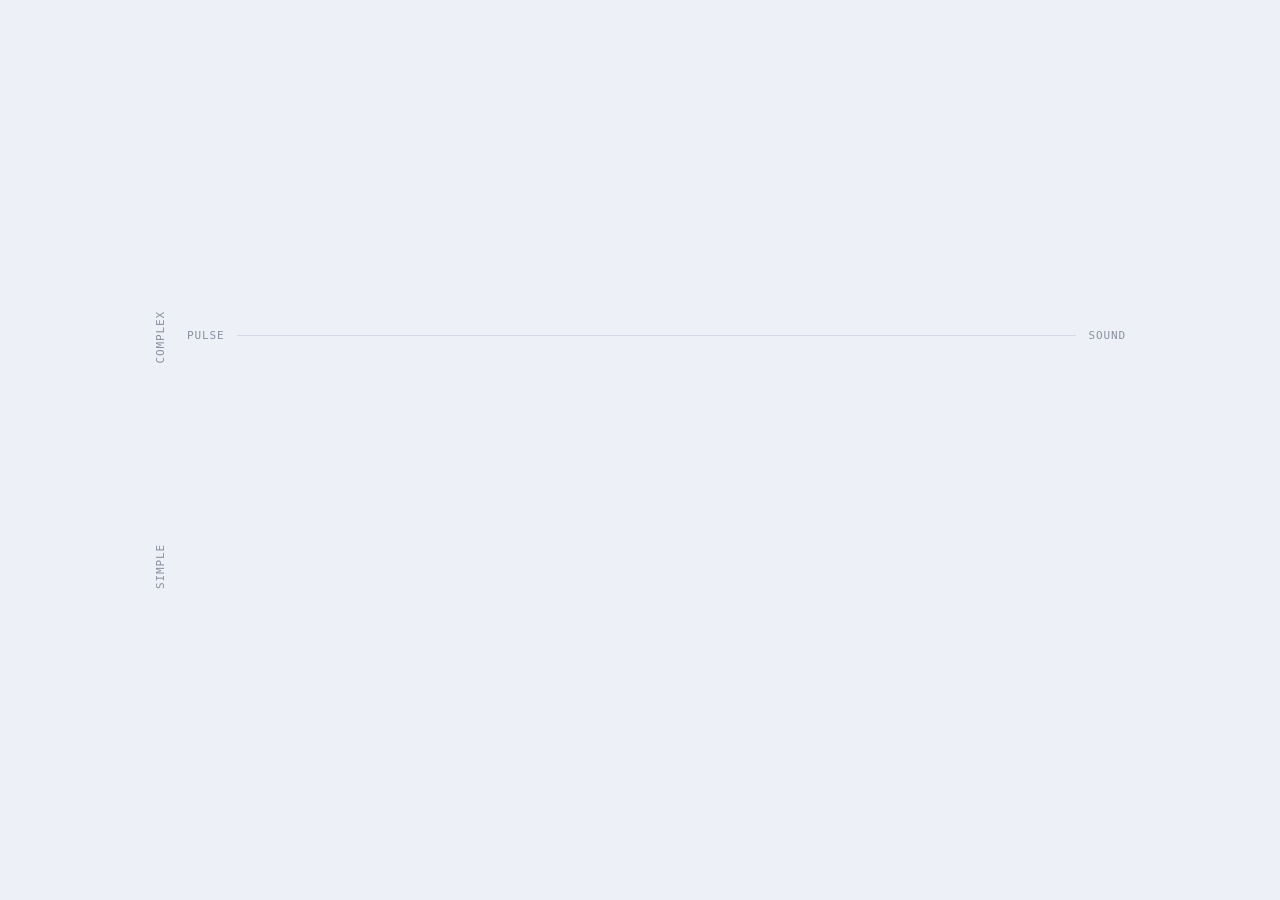
<file: index.html>
<!doctype html>
<html lang="en">
<head>
<meta charset="utf-8">
<meta name="viewport" content="width=device-width, initial-scale=1">
<title>Elements of Music — Simple to Complex</title>
<link rel="stylesheet" href="styles.css">
</head>
<body>

<div class="stage">
  <div class="y-axis">
    <span class="axis-label">Complex</span>
    <span class="axis-track" id="axis-track"></span>
    <span class="axis-label">Simple</span>
  </div>

  <div class="stack">
    <main class="pyramid" id="pyramid"></main>

    <div class="col-key">
      <span>Pulse</span>
      <span class="axis-line"></span>
      <span>Sound</span>
    </div>
  </div>
</div>

<script src="data.js"></script>
<script src="script.js"></script>
</body>
</html>
</file>
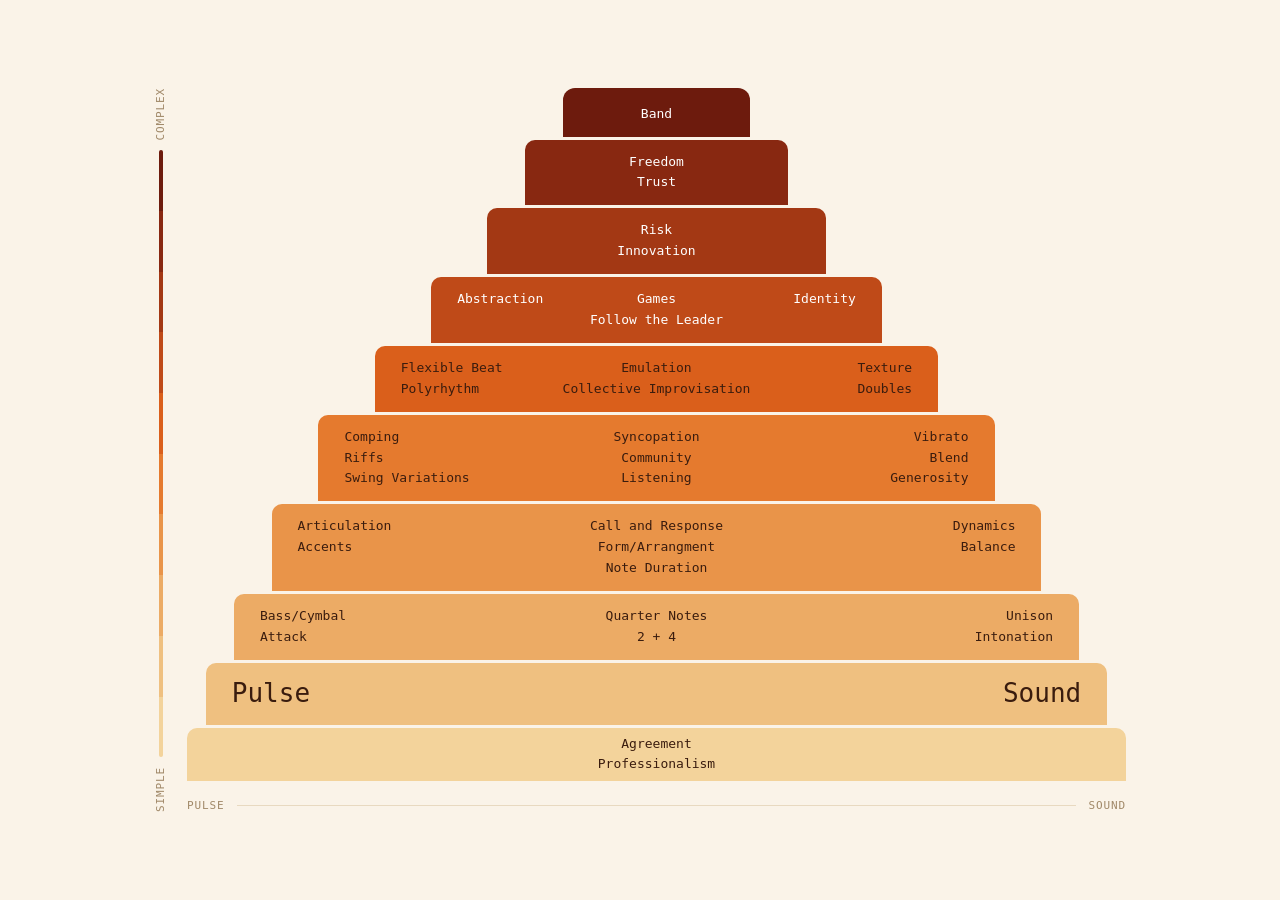
<file: ensemble.html>
<!doctype html>
<html lang="en">
<head>
<meta charset="utf-8">
<meta name="viewport" content="width=device-width, initial-scale=1">
<title>Elements of Music — Ensemble Playing</title>
<link rel="stylesheet" href="styles.css">
</head>
<body data-palette="ember">

<div class="stage">
  <div class="y-axis">
    <span class="axis-label">Complex</span>
    <span class="axis-track" id="axis-track"></span>
    <span class="axis-label">Simple</span>
  </div>

  <div class="stack">
    <main class="pyramid" id="pyramid"></main>

    <div class="col-key">
      <span>Pulse</span>
      <span class="axis-line"></span>
      <span>Sound</span>
    </div>
  </div>
</div>

<script src="data.js"></script>
<script src="script.js"></script>
<script>
document.addEventListener("DOMContentLoaded", () => renderPyramid(ENSEMBLE_TIERS));
</script>
</body>
</html>
</file>
<file: styles.css>
:root {
  color-scheme: light;
  --bg-page:       #eef0f7;
  --ink:           #14171f;
  --ink-secondary: #5b6272;
  --ink-muted:     #8890a0;
  --rule:          #d6dae6;
  --tier-0: #86b6ef; --tier-0-ink: #0b2138;
  --tier-1: #6da7ec; --tier-1-ink: #0b1c33;
  --tier-2: #5598e7; --tier-2-ink: #0b1c33;
  --tier-3: #3987e5; --tier-3-ink: #ffffff;
  --tier-4: #2a78d6; --tier-4-ink: #ffffff;
  --tier-5: #256abf; --tier-5-ink: #ffffff;
  --tier-6: #1c5cab; --tier-6-ink: #ffffff;
  --tier-7: #184f95; --tier-7-ink: #ffffff;
  --tier-8: #104281; --tier-8-ink: #ffffff;
  --tier-9: #0d366b; --tier-9-ink: #ffffff;
}
@media (prefers-color-scheme: dark) {
  :root:where(:not([data-theme="light"])) {
    color-scheme: dark;
    --bg-page:       #0b0d12;
    --ink:           #eef0f7;
    --ink-secondary: #a7aec2;
    --ink-muted:     #6c7286;
    --rule:          #262c3a;
    --tier-0: #cde2fb; --tier-0-ink: #0b2138;
    --tier-1: #b7d3f6; --tier-1-ink: #0b1c33;
    --tier-2: #86b6ef; --tier-2-ink: #0b2138;
    --tier-3: #6da7ec; --tier-3-ink: #0b1c33;
    --tier-4: #5598e7; --tier-4-ink: #0b1c33;
    --tier-5: #3987e5; --tier-5-ink: #ffffff;
    --tier-6: #2a78d6; --tier-6-ink: #ffffff;
    --tier-7: #256abf; --tier-7-ink: #ffffff;
    --tier-8: #1c5cab; --tier-8-ink: #ffffff;
    --tier-9: #184f95; --tier-9-ink: #ffffff;
  }
}
:root[data-theme="dark"] {
  color-scheme: dark;
  --bg-page:       #0b0d12;
  --ink:           #eef0f7;
  --ink-secondary: #a7aec2;
  --ink-muted:     #6c7286;
  --rule:          #262c3a;
  --tier-0: #cde2fb; --tier-0-ink: #0b2138;
  --tier-1: #b7d3f6; --tier-1-ink: #0b1c33;
  --tier-2: #86b6ef; --tier-2-ink: #0b2138;
  --tier-3: #6da7ec; --tier-3-ink: #0b1c33;
  --tier-4: #5598e7; --tier-4-ink: #0b1c33;
  --tier-5: #3987e5; --tier-5-ink: #ffffff;
  --tier-6: #2a78d6; --tier-6-ink: #ffffff;
  --tier-7: #256abf; --tier-7-ink: #ffffff;
  --tier-8: #1c5cab; --tier-8-ink: #ffffff;
  --tier-9: #184f95; --tier-9-ink: #ffffff;
}
:root[data-theme="light"] {
  color-scheme: light;
  --bg-page:       #eef0f7;
  --ink:           #14171f;
  --ink-secondary: #5b6272;
  --ink-muted:     #8890a0;
  --rule:          #d6dae6;
  --tier-0: #86b6ef; --tier-0-ink: #0b2138;
  --tier-1: #6da7ec; --tier-1-ink: #0b1c33;
  --tier-2: #5598e7; --tier-2-ink: #0b1c33;
  --tier-3: #3987e5; --tier-3-ink: #ffffff;
  --tier-4: #2a78d6; --tier-4-ink: #ffffff;
  --tier-5: #256abf; --tier-5-ink: #ffffff;
  --tier-6: #1c5cab; --tier-6-ink: #ffffff;
  --tier-7: #184f95; --tier-7-ink: #ffffff;
  --tier-8: #104281; --tier-8-ink: #ffffff;
  --tier-9: #0d366b; --tier-9-ink: #ffffff;
}

/* "Ember" — a warm amber-to-maroon palette, opted into per-page via
   body[data-palette="ember"] (used by ensemble.html). Same four-selector
   shape as the default blue palette above: base light values, a
   prefers-color-scheme dark override, and the two explicit data-theme
   overrides for when a page forces one or the other. */
body[data-palette="ember"] {
  color-scheme: light;
  --bg-page:       #faf3e8;
  --ink:           #2a1608;
  --ink-secondary: #6b4a30;
  --ink-muted:     #a08868;
  --rule:          #e8d9c0;
  --tier-0: #f3d39b; --tier-0-ink: #3a1c0e;
  --tier-1: #efc080; --tier-1-ink: #3a1c0e;
  --tier-2: #ecab65; --tier-2-ink: #3a1c0e;
  --tier-3: #e99449; --tier-3-ink: #3a1c0e;
  --tier-4: #e57a2e; --tier-4-ink: #3a1c0e;
  --tier-5: #da5f1b; --tier-5-ink: #3a1c0e;
  --tier-6: #bf4a18; --tier-6-ink: #ffffff;
  --tier-7: #a33814; --tier-7-ink: #ffffff;
  --tier-8: #882811; --tier-8-ink: #ffffff;
  --tier-9: #6d1b0d; --tier-9-ink: #ffffff;
}
@media (prefers-color-scheme: dark) {
  body[data-palette="ember"]:where(:not([data-theme="light"])) {
    color-scheme: dark;
    --bg-page:       #1a0f08;
    --ink:           #f5e6d3;
    --ink-secondary: #d8b998;
    --ink-muted:     #8f6f52;
    --rule:          #3a2818;
    --tier-0: #f9efd2; --tier-0-ink: #3a1c0e;
    --tier-1: #f6e2b6; --tier-1-ink: #3a1c0e;
    --tier-2: #f3d39b; --tier-2-ink: #3a1c0e;
    --tier-3: #efc080; --tier-3-ink: #3a1c0e;
    --tier-4: #ecab65; --tier-4-ink: #3a1c0e;
    --tier-5: #e99449; --tier-5-ink: #3a1c0e;
    --tier-6: #e57a2e; --tier-6-ink: #3a1c0e;
    --tier-7: #da5f1b; --tier-7-ink: #3a1c0e;
    --tier-8: #bf4a18; --tier-8-ink: #ffffff;
    --tier-9: #a33814; --tier-9-ink: #ffffff;
  }
}
body[data-palette="ember"][data-theme="dark"] {
  color-scheme: dark;
  --bg-page:       #1a0f08;
  --ink:           #f5e6d3;
  --ink-secondary: #d8b998;
  --ink-muted:     #8f6f52;
  --rule:          #3a2818;
  --tier-0: #f9efd2; --tier-0-ink: #3a1c0e;
  --tier-1: #f6e2b6; --tier-1-ink: #3a1c0e;
  --tier-2: #f3d39b; --tier-2-ink: #3a1c0e;
  --tier-3: #efc080; --tier-3-ink: #3a1c0e;
  --tier-4: #ecab65; --tier-4-ink: #3a1c0e;
  --tier-5: #e99449; --tier-5-ink: #3a1c0e;
  --tier-6: #e57a2e; --tier-6-ink: #3a1c0e;
  --tier-7: #da5f1b; --tier-7-ink: #3a1c0e;
  --tier-8: #bf4a18; --tier-8-ink: #ffffff;
  --tier-9: #a33814; --tier-9-ink: #ffffff;
}
body[data-palette="ember"][data-theme="light"] {
  color-scheme: light;
  --bg-page:       #faf3e8;
  --ink:           #2a1608;
  --ink-secondary: #6b4a30;
  --ink-muted:     #a08868;
  --rule:          #e8d9c0;
  --tier-0: #f3d39b; --tier-0-ink: #3a1c0e;
  --tier-1: #efc080; --tier-1-ink: #3a1c0e;
  --tier-2: #ecab65; --tier-2-ink: #3a1c0e;
  --tier-3: #e99449; --tier-3-ink: #3a1c0e;
  --tier-4: #e57a2e; --tier-4-ink: #3a1c0e;
  --tier-5: #da5f1b; --tier-5-ink: #3a1c0e;
  --tier-6: #bf4a18; --tier-6-ink: #ffffff;
  --tier-7: #a33814; --tier-7-ink: #ffffff;
  --tier-8: #882811; --tier-8-ink: #ffffff;
  --tier-9: #6d1b0d; --tier-9-ink: #ffffff;
}

* { box-sizing: border-box; }
html, body {
  margin: 0;
  padding: 0;
  background: var(--bg-page);
  color: var(--ink);
}
body {
  overflow-x: hidden;
  min-height: 100vh;
  min-height: 100dvh;
  display: flex;
  align-items: center;
  justify-content: center;
}

.mono {
  font-family: "JetBrains Mono", ui-monospace, "SF Mono", "Cascadia Mono", Menlo, Consolas, monospace;
}

.stage {
  width: 100%;
  max-width: 1020px;
  margin: 0 auto;
  padding: 28px 24px;
  display: flex;
  align-items: stretch;
  gap: 20px;
}

.y-axis {
  flex-shrink: 0;
  display: flex;
  flex-direction: column;
  align-items: center;
  gap: 10px;
}
.y-axis .axis-label {
  writing-mode: vertical-rl;
  transform: rotate(180deg);
  font-family: "JetBrains Mono", ui-monospace, monospace;
  font-size: 11px;
  letter-spacing: 0.08em;
  text-transform: uppercase;
  color: var(--ink-muted);
  white-space: nowrap;
}
.y-axis .axis-track {
  flex: 1;
  width: 4px;
  min-height: 160px;
  display: flex;
  flex-direction: column;
  border-radius: 3px;
  overflow: hidden;
}
.axis-track > span { flex: 1; }

.stack {
  flex: 1;
  min-width: 0;
  display: flex;
  flex-direction: column;
}

.col-key {
  display: flex;
  align-items: center;
  gap: 12px;
  font-family: "JetBrains Mono", ui-monospace, monospace;
  font-size: 11px;
  letter-spacing: 0.08em;
  text-transform: uppercase;
  color: var(--ink-muted);
  margin: 10px 0 0;
  padding-top: 8px;
}
.col-key span { flex-shrink: 0; }
.col-key .axis-line {
  flex: 1;
  height: 1px;
  background: var(--rule);
}

main.pyramid {
  display: flex;
  flex-direction: column;
  align-items: stretch;
}

.tier-row {
  display: flex;
  align-items: center;
  gap: 10px;
}
.tier-row + .tier-row { margin-top: 3px; }
.tier-row:first-of-type .tier { border-radius: 12px 12px 0 0; padding-top: 18px; }
.tier-row:last-of-type .tier { border-radius: 10px 10px 0 0; padding-bottom: 20px; }

.tier-slot {
  flex: 1;
  min-width: 0;
  display: flex;
}

.tier {
  width: var(--tw);
  min-width: 0;
  margin: 0 auto;
  background: var(--tc);
  color: var(--tink);
  border-radius: 10px 10px 0 0;
  padding: 14px clamp(14px, 3vw, 26px);
  position: relative;
}

.cols {
  display: grid;
  grid-template-columns: repeat(3, minmax(0, 1fr));
  gap: 10px 16px;
}

.col-pulse { display: flex; flex-direction: column; gap: 4px; align-items: flex-start; min-width: 0; }
.col-both  { display: flex; flex-direction: column; gap: 4px; align-items: center; min-width: 0; }
.col-sound { display: flex; flex-direction: column; gap: 4px; align-items: flex-end; min-width: 0; }

.chip {
  font-family: "JetBrains Mono", ui-monospace, monospace;
  font-size: 13px;
  line-height: 1.3;
  outline: none;
  max-width: 100%;
  overflow-wrap: break-word;
}
/* A single word (no space) is never allowed to break — only multi-word
   phrases may wrap, and only at the space between words. */
.chip--word {
  white-space: nowrap;
}
.chip:hover, .chip:focus-visible {
  text-decoration: underline;
  text-underline-offset: 3px;
}
.chip:focus-visible {
  outline: 1px solid currentColor;
  outline-offset: 3px;
}

/* Pulse / Sound tier — text sized up over the base 13px chip. */
.tier--big-text .chip {
  font-size: 26px;
}

/* A shallow foundation layer beneath Pulse/Sound (e.g. Action). */
.tier--thin {
  padding-top: 8px;
  padding-bottom: 8px !important;
}


@media (max-width: 640px) {
  .stage { padding: 12px 10px; gap: 8px; }

  /* No taper on phone — every tier is full width. The simple-to-complex
     hierarchy still reads from the color ramp and vertical order. */
  main.pyramid .tier { width: 100%; }

  /* Square off every tier — only the very top and very bottom keep their
     rounded corners (set by .tier-row:first-of-type/:last-of-type below,
     which stay in effect since they're more specific than this reset). */
  .tier { border-radius: 0; }
  .tier-row:last-of-type .tier { border-radius: 0 0 12px 12px; }

  /* Everything below scales with viewport HEIGHT (dvh), not just width.
     Each clamp's ceiling matches the normal/desktop value, so on a phone
     with enough room the layout renders at full size — it only shrinks
     below that as far as necessary to avoid scrolling, never further. */
  .tier-row + .tier-row { margin-top: 2px; }
  .tier {
    padding: clamp(3px, 1.6dvh, 14px) clamp(8px, 2.5vw, 26px);
  }
  .tier-row:first-of-type .tier { padding-top: clamp(5px, 2dvh, 18px); }
  .tier-row:last-of-type .tier { padding-bottom: clamp(5px, 2.2dvh, 20px); }
  .tier--thin { padding-top: clamp(2px, 0.9dvh, 8px); padding-bottom: clamp(2px, 0.9dvh, 8px) !important; }

  .cols { gap: clamp(2px, 1.1dvh, 10px) clamp(4px, 1.5vw, 16px); }
  .col-pulse, .col-both, .col-sound { gap: clamp(1px, 0.5dvh, 4px); }

  .chip {
    font-size: clamp(7.5px, 1.9dvh, 13px);
    line-height: 1.3;
  }
  .tier--big-text .chip {
    font-size: clamp(13px, 5dvh, 26px);
  }

  .y-axis { gap: clamp(3px, 1.1dvh, 10px); }
  .y-axis .axis-track { min-height: clamp(60px, 18dvh, 160px); width: 4px; }
  .y-axis .axis-label { font-size: clamp(7px, 1.2dvh, 11px); }

  .col-key {
    gap: 12px;
    margin: clamp(3px, 1.1dvh, 10px) 0 0;
    padding-top: clamp(2px, 0.9dvh, 8px);
    font-size: clamp(7px, 1.2dvh, 11px);
  }
}
</file>
